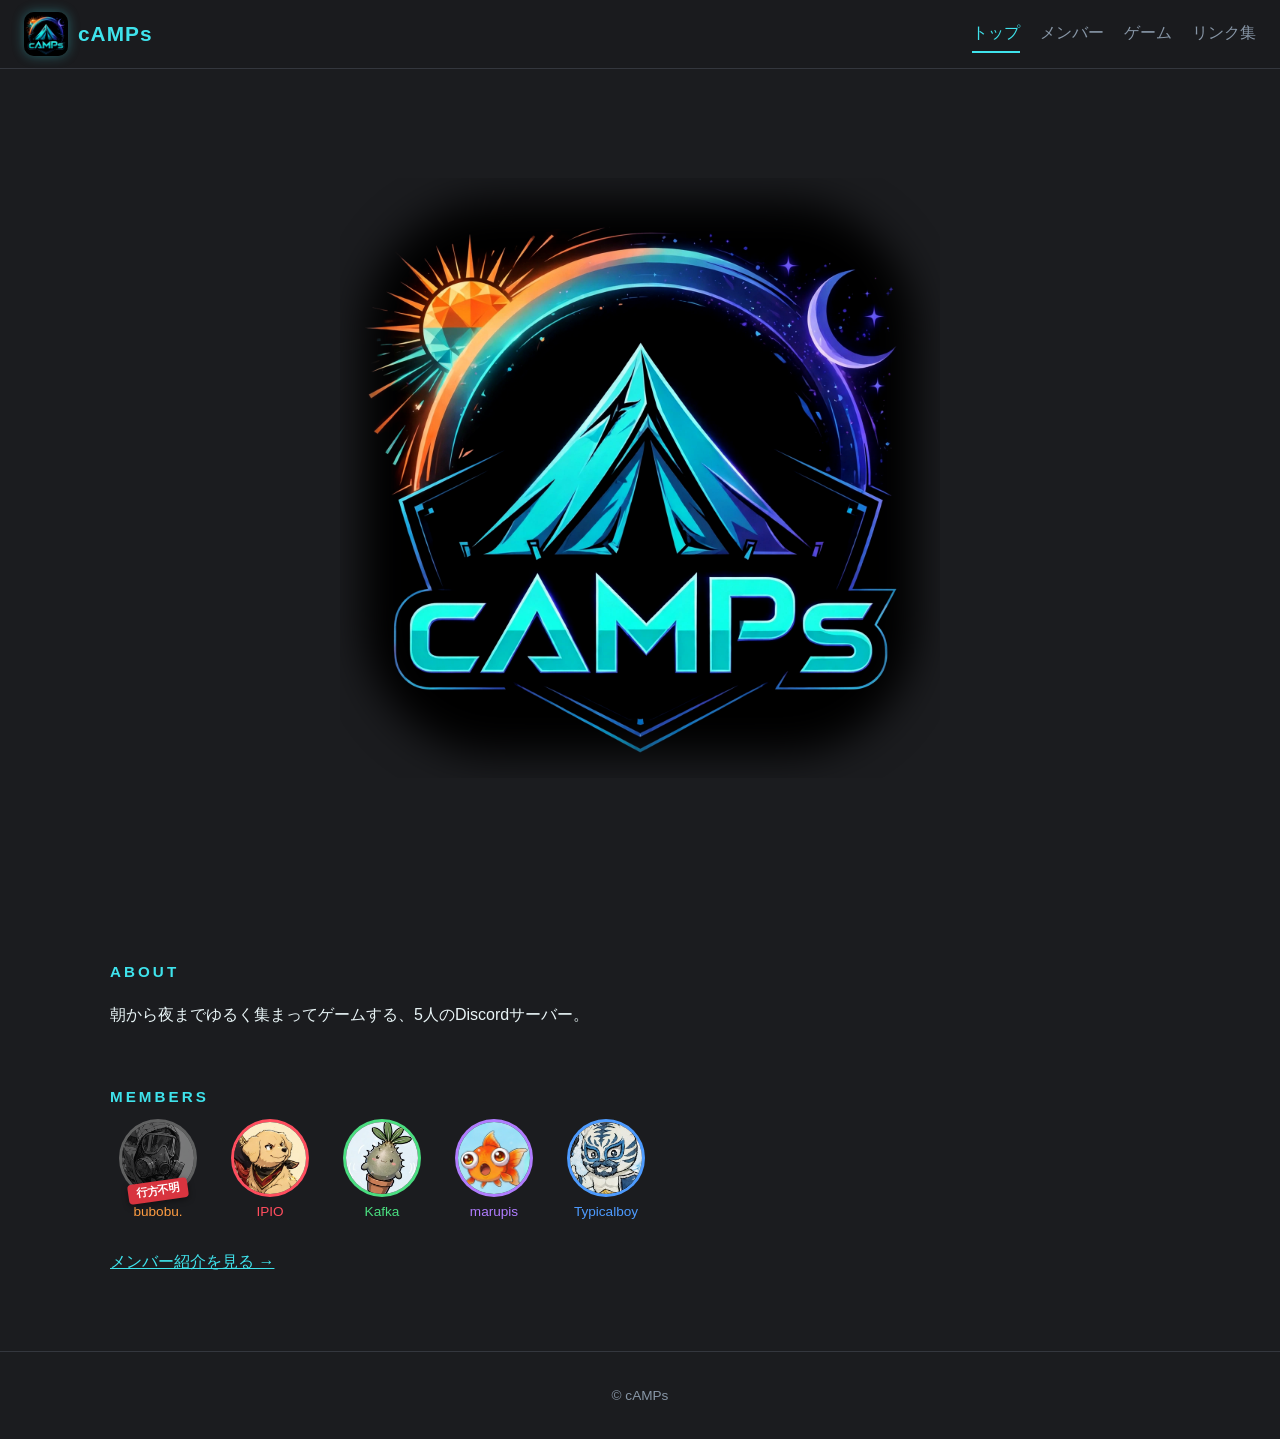
<file: index.html>
<!DOCTYPE html>
<html lang="ja">
<head>
  <meta charset="UTF-8">
  <meta name="viewport" content="width=device-width, initial-scale=1.0">
  <!-- 検索エンジンに載せないための設定 -->
  <meta name="robots" content="noindex, nofollow">
  <title></title>
  <link rel="icon" href="images/logo-black.png">
  <link rel="stylesheet" href="style.css">
  <script src="theme.js"></script>
</head>
<body data-page="top">
  <header class="site-header">
    <a class="logo" href="index.html"><img src="images/logo-black.png" alt=""><span class="site-name"></span></a>
    <nav>
      <a href="index.html" class="current">トップ</a>
      <a href="members.html">メンバー</a>
      <a href="games.html">ゲーム</a>
      <a href="links.html">リンク集</a>
    </nav>
  </header>

  <main>
    <section class="hero">
      <!-- ロゴの左半分を押すとライト、右半分を押すとダーク、テントのあたりはカーボン -->
      <div class="hero-logo-wrap">
        <h1><img class="hero-logo" src="images/logo-black.png" alt="cAMPs"></h1>
        <button type="button" class="theme-half theme-day" data-theme-set="light" aria-label="ライトモードにする" title="昼（ライトモード）"></button>
        <button type="button" class="theme-half theme-night" data-theme-set="dark" aria-label="ダークモードにする" title="夜（ダークモード）"></button>
        <!-- テントのあたりを押すと、太陽と月のロゴ＋カーボン柄 -->
        <button type="button" class="theme-tent" data-theme-set="carbon" aria-label="カーボンモードにする" title="朝から夜まで（カーボン）"></button>
      </div>
    </section>

    <section class="block">
      <h2 class="block-title">ABOUT</h2>
      <div id="site-about"></div>
    </section>

    <section class="block">
      <h2 class="block-title">MEMBERS</h2>
      <div id="top-members" class="mini-members"></div>
      <p class="more"><a href="members.html">メンバー紹介を見る →</a></p>
    </section>
  </main>

  <footer class="site-footer"><span class="site-name"></span></footer>

  <!-- data.js（中身）→ script.js（表示）の順に読み込む -->
  <script src="data.js"></script>
  <script src="script.js"></script>
</body>
</html>
</file>
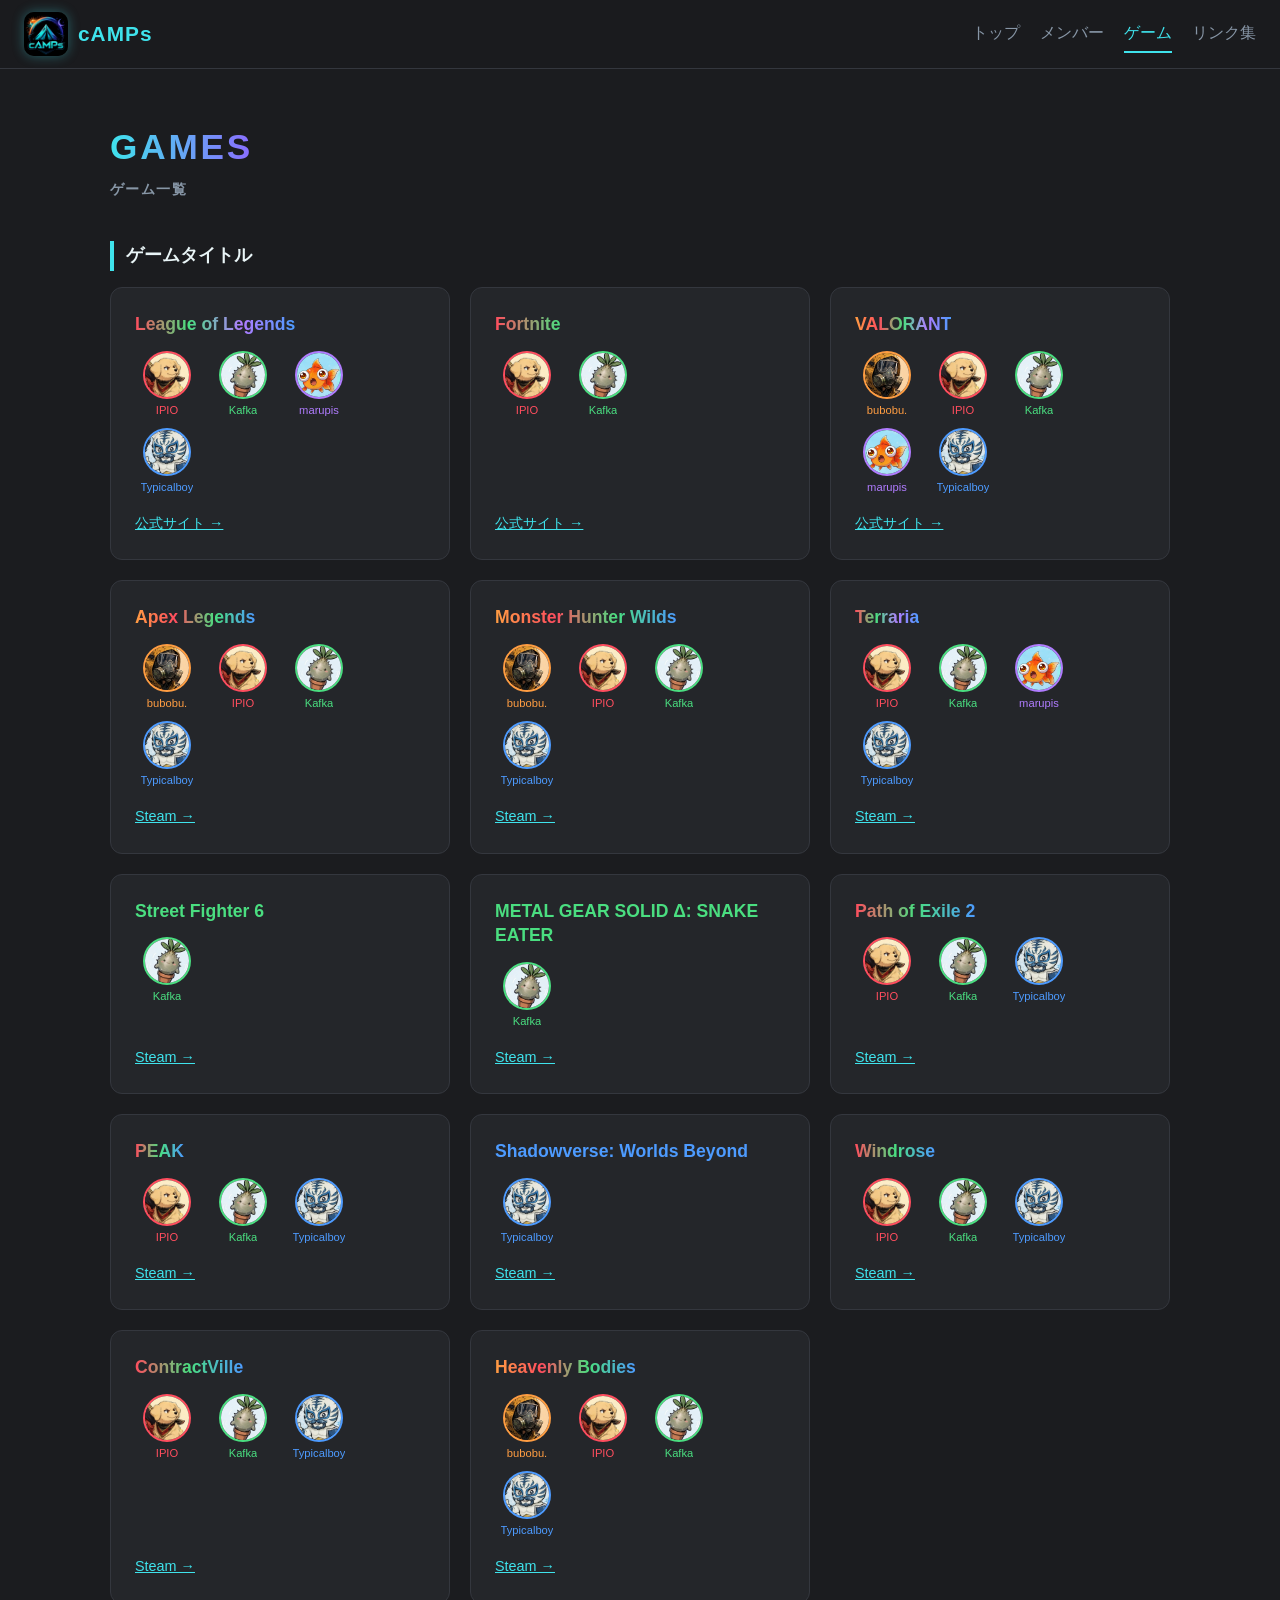
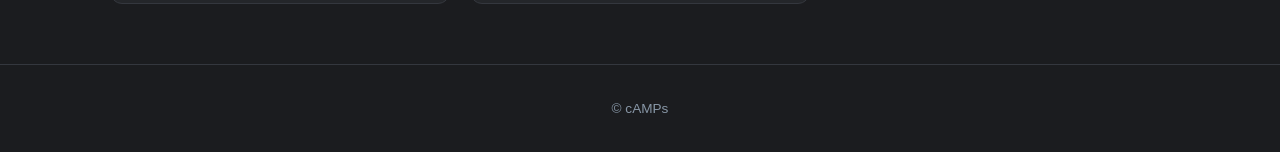
<file: games.html>
<!DOCTYPE html>
<html lang="ja">
<head>
  <meta charset="UTF-8">
  <meta name="viewport" content="width=device-width, initial-scale=1.0">
  <meta name="robots" content="noindex, nofollow">
  <title>ゲーム</title>
  <link rel="icon" href="images/logo-black.png">
  <link rel="stylesheet" href="style.css">
  <script src="theme.js"></script>
</head>
<body data-page="games">
  <header class="site-header">
    <a class="logo" href="index.html"><img src="images/logo-black.png" alt=""><span class="site-name"></span></a>
    <nav>
      <a href="index.html">トップ</a>
      <a href="members.html">メンバー</a>
      <a href="games.html" class="current">ゲーム</a>
      <a href="links.html">リンク集</a>
    </nav>
  </header>

  <main>
    <h1 class="page-title"><strong>GAMES</strong><span>ゲーム一覧</span></h1>
    <div id="game-list"></div>
  </main>

  <footer class="site-footer"><span class="site-name"></span></footer>
  <script src="data.js"></script>
  <script src="script.js"></script>
</body>
</html>
</file>
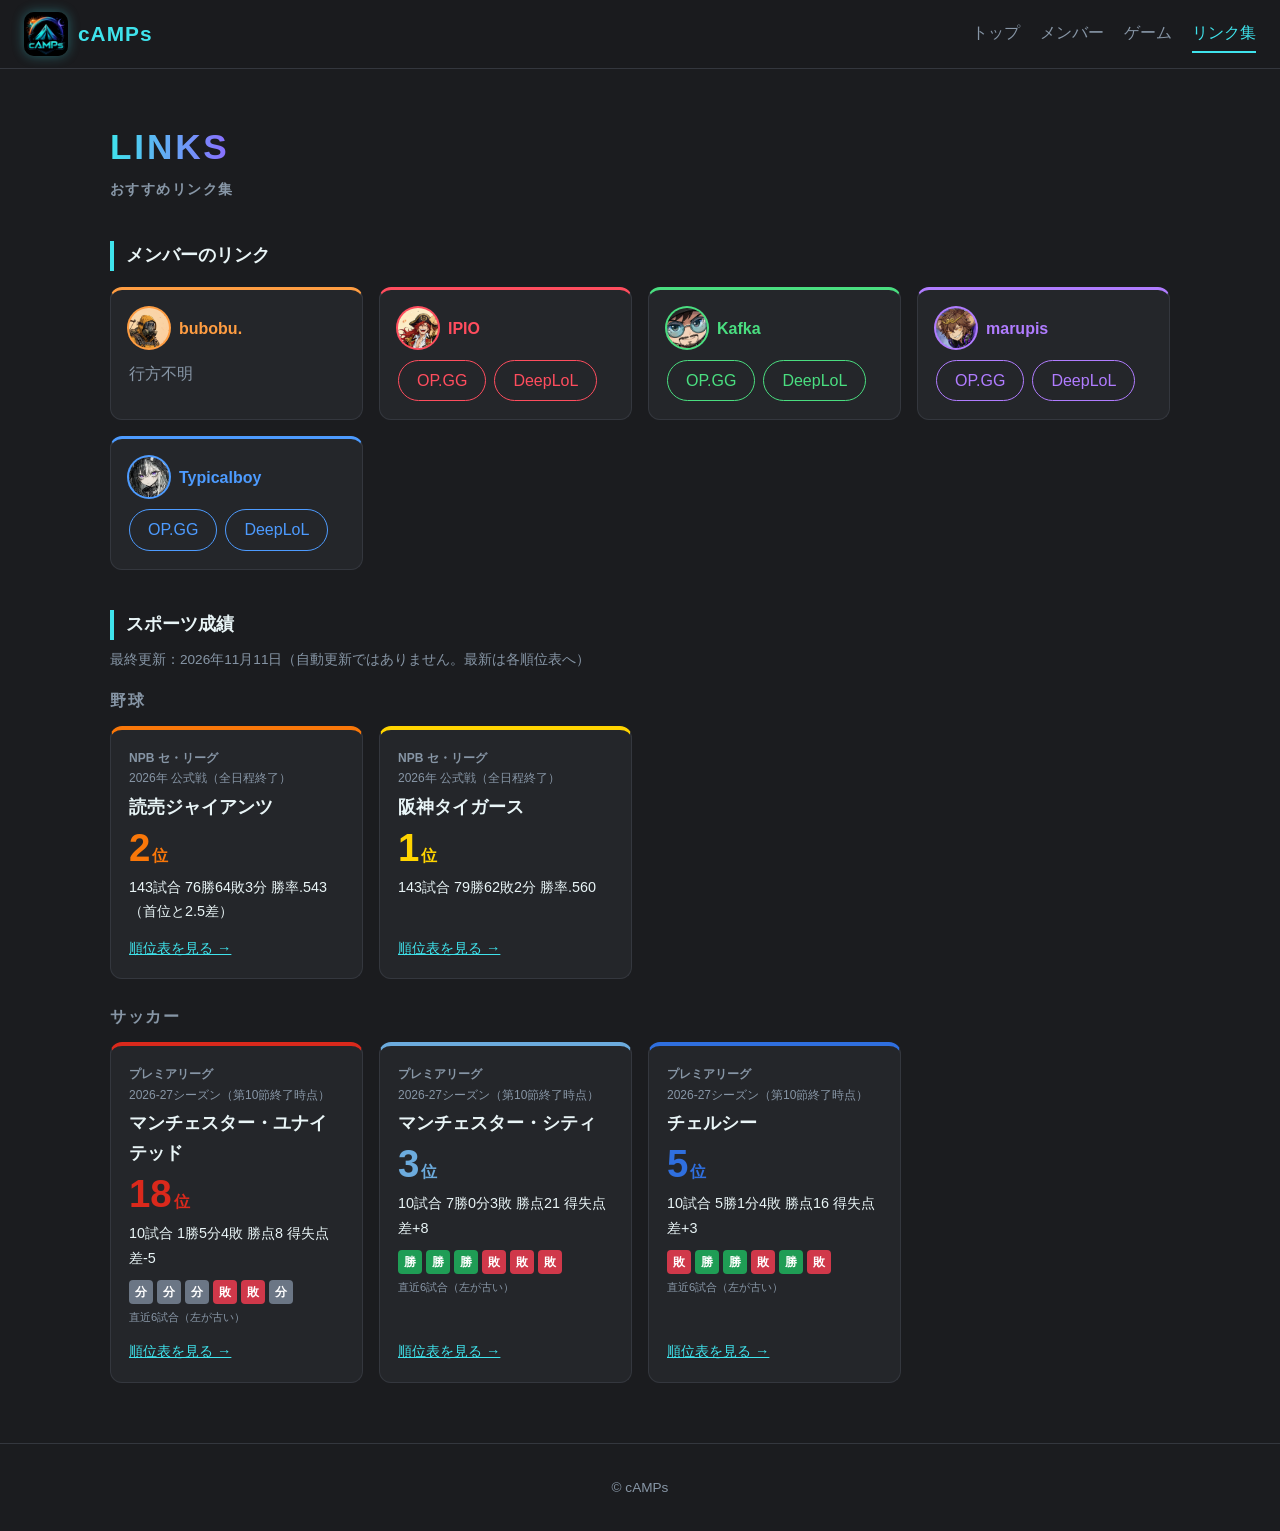
<file: links.html>
<!DOCTYPE html>
<html lang="ja">
<head>
  <meta charset="UTF-8">
  <meta name="viewport" content="width=device-width, initial-scale=1.0">
  <meta name="robots" content="noindex, nofollow">
  <title>リンク集</title>
  <link rel="icon" href="images/logo-black.png">
  <link rel="stylesheet" href="style.css">
  <script src="theme.js"></script>
</head>
<body data-page="links">
  <header class="site-header">
    <a class="logo" href="index.html"><img src="images/logo-black.png" alt=""><span class="site-name"></span></a>
    <nav>
      <a href="index.html">トップ</a>
      <a href="members.html">メンバー</a>
      <a href="games.html">ゲーム</a>
      <a href="links.html" class="current">リンク集</a>
    </nav>
  </header>

  <main>
    <h1 class="page-title"><strong>LINKS</strong><span>おすすめリンク集</span></h1>
    <div id="link-list"></div>
  </main>

  <footer class="site-footer"><span class="site-name"></span></footer>
  <script src="data.js"></script>
  <script src="script.js"></script>
</body>
</html>
</file>
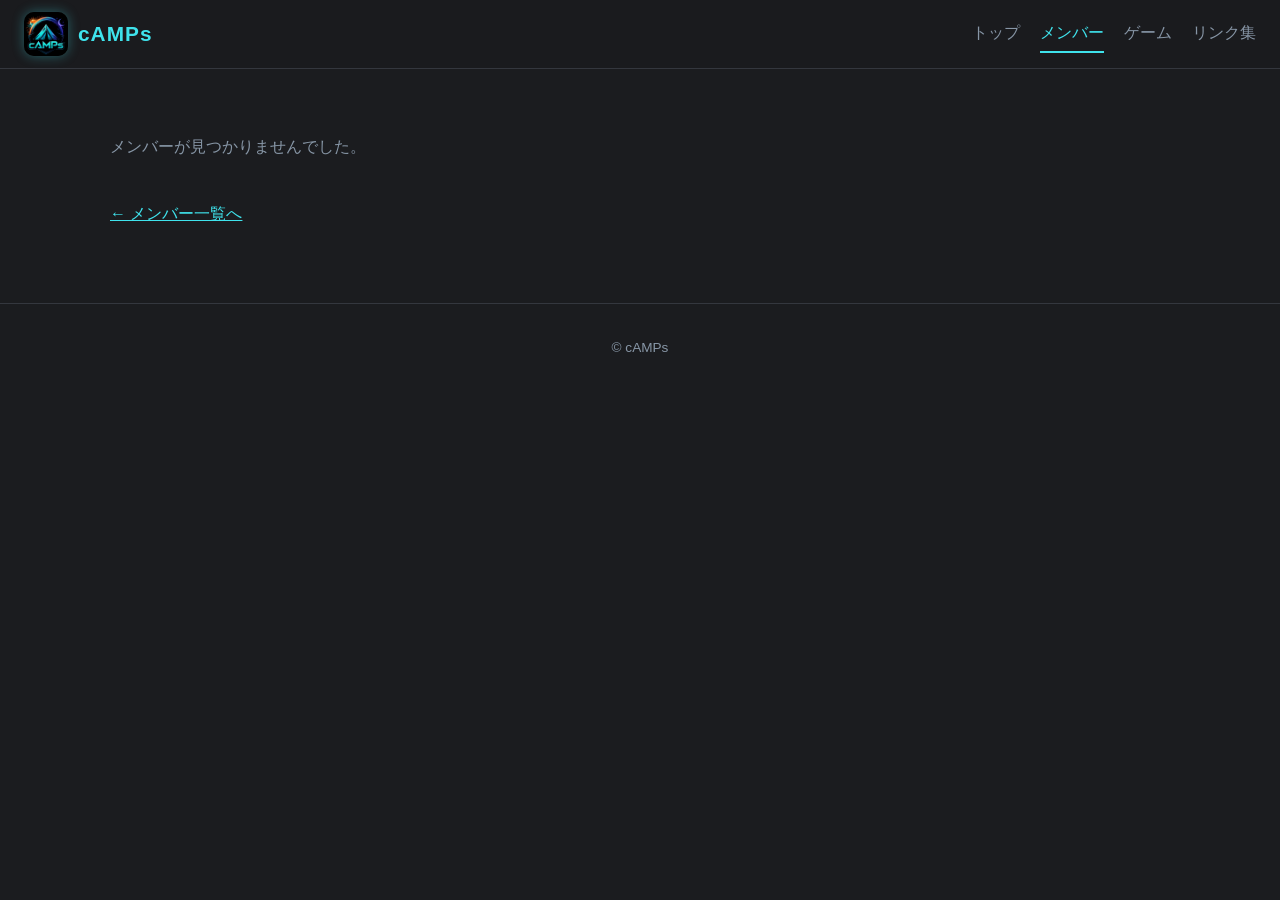
<file: member.html>
<!DOCTYPE html>
<html lang="ja">
<head>
  <meta charset="UTF-8">
  <meta name="viewport" content="width=device-width, initial-scale=1.0">
  <meta name="robots" content="noindex, nofollow">
  <title>メンバー | </title>
  <link rel="icon" href="images/logo-black.png">
  <link rel="stylesheet" href="style.css">
  <script src="theme.js"></script>
</head>
<!-- 個人ページの共通テンプレート。member.html?id=kafka のように開く -->
<body data-page="member">
  <header class="site-header">
    <a class="logo" href="index.html"><img src="images/logo-black.png" alt=""><span class="site-name"></span></a>
    <nav>
      <a href="index.html">トップ</a>
      <a href="members.html" class="current">メンバー</a>
      <a href="games.html">ゲーム</a>
      <a href="links.html">リンク集</a>
    </nav>
  </header>

  <main>
    <article id="member-detail" class="profile"></article>
    <p class="more"><a href="members.html">← メンバー一覧へ</a></p>
  </main>

  <footer class="site-footer"><span class="site-name"></span></footer>
  <script src="data.js"></script>
  <script src="script.js"></script>
</body>
</html>
</file>
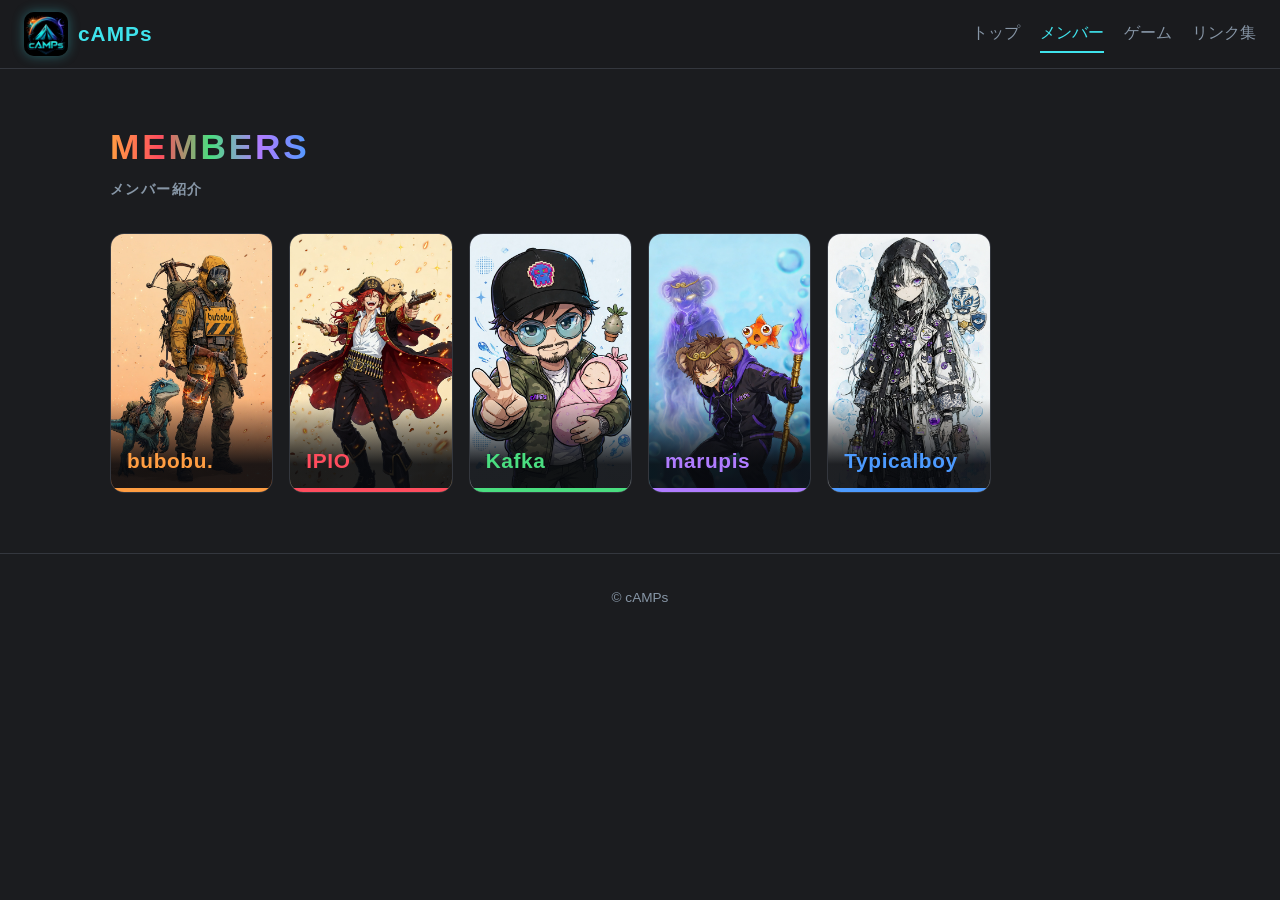
<file: members.html>
<!DOCTYPE html>
<html lang="ja">
<head>
  <meta charset="UTF-8">
  <meta name="viewport" content="width=device-width, initial-scale=1.0">
  <meta name="robots" content="noindex, nofollow">
  <title>メンバー</title>
  <link rel="icon" href="images/logo-black.png">
  <link rel="stylesheet" href="style.css">
  <script src="theme.js"></script>
</head>
<body data-page="members">
  <header class="site-header">
    <a class="logo" href="index.html"><img src="images/logo-black.png" alt=""><span class="site-name"></span></a>
    <nav>
      <a href="index.html">トップ</a>
      <a href="members.html" class="current">メンバー</a>
      <a href="games.html">ゲーム</a>
      <a href="links.html">リンク集</a>
    </nav>
  </header>

  <main>
    <h1 class="page-title"><strong>MEMBERS</strong><span>メンバー紹介</span></h1>
    <div id="member-list" class="grid"></div>
  </main>

  <footer class="site-footer"><span class="site-name"></span></footer>
  <script src="data.js"></script>
  <script src="script.js"></script>
</body>
</html>
</file>
<file: style.css>
/* ============================================================
   色はここでまとめて管理（変数）。色を変えたいときはここだけ直す
   チームロゴに合わせて「黒地 × 水色 × 紫」、差し色にオレンジ
   ============================================================ */
:root {
  --bg: #07090d;          /* 背景（黒） */
  --card: #0f131b;        /* カードの背景 */
  --card-hover: #151b27;
  --line: #1e2633;        /* 線・枠 */
  --accent: #3fe3ec;      /* メインカラー（ロゴの水色） */
  --accent2: #8b6cff;     /* サブカラー（ロゴの紫） */
  --sun: #ff9d42;         /* 差し色（ロゴの太陽のオレンジ） */
  --gradient: linear-gradient(90deg, var(--accent), var(--accent2));
  --text: #e9f5f7;        /* 本文の文字 */
  --muted: #8796a6;       /* 薄い文字 */
  --header-bg: rgba(7, 9, 13, 0.9);
}

/* ライトモード（昼）の色。theme.js が <html data-theme="light"> にしたときに使われる */
:root[data-theme="light"] {
  --bg: #eef3f8;
  --card: #ffffff;
  --card-hover: #f5f9fc;
  --line: #d3dce6;
  --accent: #0a9fae;
  --accent2: #6b4ee6;
  --text: #152230;
  --muted: #5d6d7e;
  --header-bg: rgba(238, 243, 248, 0.9);
}

/* ダークモード：ページの背景をロゴと同じ真っ黒にして、ロゴが浮かないようにする */
:root[data-theme="dark"] {
  --bg: #000;
  --header-bg: rgba(0, 0, 0, 0.9);
}

/* カーボンモード（朝から夜まで）：ダーク（真っ黒）と見分けがつくよう、背景はダークグレー */
:root[data-theme="carbon"] {
  --bg: #1b1c1f;
  --card: #24262a;
  --card-hover: #2b2d32;
  --line: #34373e;
  --header-bg: rgba(27, 28, 31, 0.92);
}

/* ダーク・カーボンでは、ロゴの後ろの光を消す（光で周りが明るくなり、ロゴの四角が浮いて見えるため） */
:root[data-theme="dark"] .hero::before,
:root[data-theme="carbon"] .hero::before { display: none; }

/* モードが切り替わるときは色をふわっと変える */
body, .site-header, .card, .member-card, .tags li {
  transition: background-color 0.6s, color 0.6s, border-color 0.6s;
}

/* ライトモードでは、メンバーカラーの文字を少し濃くして読みやすくする */
:root[data-theme="light"] :is(.m-name, .profile-head h1, .game-title) {
  filter: brightness(0.78) saturate(1.2);
}

* { box-sizing: border-box; }

body {
  margin: 0;
  font-family: "Helvetica Neue", Arial, "Hiragino Sans", "Yu Gothic UI", Meiryo, sans-serif;
  background: var(--bg);
  color: var(--text);
  line-height: 1.7;
}

a { color: inherit; }

main {
  max-width: 1100px;
  margin: 0 auto;
  padding: 0 20px 60px;
}

/* 文字をロゴのようなグラデーションにする */
.gradient-text {
  background: var(--gradient);
  -webkit-background-clip: text;
  background-clip: text;
  color: transparent;
}

/* ---------- ヘッダー ---------- */
.site-header {
  display: flex;
  flex-wrap: wrap;
  align-items: center;
  justify-content: space-between;
  gap: 8px 24px;
  padding: 12px 24px;
  border-bottom: 1px solid var(--line);
  background: var(--header-bg);
  position: sticky;
  top: 0;
  z-index: 10;
  backdrop-filter: blur(8px);
}

.logo {
  display: flex;
  align-items: center;
  gap: 10px;
  text-decoration: none;
}

.logo img {
  width: 44px;
  height: 44px;
  border-radius: 10px;
  box-shadow: 0 0 12px rgba(63, 227, 236, 0.35);
}

.logo span {
  font-size: 1.3rem;
  font-weight: 800;
  letter-spacing: 0.05em;
  color: var(--accent);
}

.site-header nav {
  display: flex;
  flex-wrap: wrap;
  gap: 4px 20px;
}

.site-header nav a {
  text-decoration: none;
  color: var(--muted);
  padding: 4px 0;
  border-bottom: 2px solid transparent;
}

.site-header nav a:hover { color: var(--text); }

.site-header nav a.current {
  color: var(--accent);
  border-bottom-color: var(--accent);
}

/* ---------- 見出し ---------- */
.page-title {
  margin: 48px 0 32px;
  font-size: 2.2rem;
  letter-spacing: 0.08em;
}

.page-title strong {
  background: var(--gradient);
  -webkit-background-clip: text;
  background-clip: text;
  color: transparent;
}

.page-title span {
  display: block;
  font-size: 0.9rem;
  letter-spacing: 0.1em;
  color: var(--muted);
}

.group-title {
  margin: 40px 0 16px;
  font-size: 1.1rem;
  padding-left: 12px;
  border-left: 4px solid var(--accent);
}

/* ---------- トップページ ---------- */
/* 画面いっぱいの大きなロゴエリア */
.hero {
  position: relative;
  min-height: calc(100vh - 66px);
  display: flex;
  flex-direction: column;
  align-items: center;
  justify-content: center;
  text-align: center;
  padding: 24px 0 40px;
  margin: 0 -20px;
  overflow: hidden;
}

/* ロゴの後ろの光（水色と紫） */
.hero::before {
  content: "";
  position: absolute;
  width: min(900px, 140vw);
  aspect-ratio: 1;
  top: 50%;
  left: 50%;
  transform: translate(-50%, -55%);
  background:
    radial-gradient(circle at 40% 45%, rgba(63, 227, 236, 0.28), transparent 55%),
    radial-gradient(circle at 62% 55%, rgba(139, 108, 255, 0.28), transparent 55%);
  filter: blur(20px);
  animation: glow 6s ease-in-out infinite alternate;
  z-index: -1;
}

.hero h1 { margin: 0; }


/* ロゴの左半分・右半分を、見えないボタンで覆う */
.hero-logo-wrap { position: relative; }
.theme-half {
  position: absolute;
  top: 0;
  bottom: 0;
  width: 50%;
  padding: 0;
  border: 0;
  background: none;
  cursor: pointer;
}
.theme-day   { left: 0; }
.theme-night { right: 0; }
/* テントのあたり（左右のボタンより上に重ねる） */
.theme-tent {
  position: absolute;
  left: 27%;
  top: 26%;
  width: 46%;
  height: 38%;
  padding: 0;
  border: 0;
  background: none;
  cursor: pointer;
  z-index: 1;
}
.theme-tent:focus-visible { outline: 2px solid var(--accent); outline-offset: 4px; border-radius: 12px; }

.theme-half:focus-visible { outline: 2px solid var(--accent); outline-offset: -8px; border-radius: 50%; }

.hero-logo {
  width: min(600px, 92vw);
  height: auto;
  display: block;
  margin: 0 auto;
  /* 四角い背景を「角を丸く面取り＋縁をぼかす」形に切り抜いて、ページの背景になじませる
     rx（角の丸さ）と stdDeviation（ぼかしの強さ）の数字で調整できる
     ※ 左右の「C」「S」が欠けないよう、ぼかしは端の数%にとどめている */
  -webkit-mask-image: url("data:image/svg+xml;utf8,<svg xmlns='http://www.w3.org/2000/svg' viewBox='0 0 100 100'><filter id='b' x='-20%' y='-20%' width='140%' height='140%'><feGaussianBlur stdDeviation='1.8'/></filter><rect x='4' y='4' width='92' height='92' rx='16' fill='black' filter='url(%23b)'/></svg>");
  mask-image: url("data:image/svg+xml;utf8,<svg xmlns='http://www.w3.org/2000/svg' viewBox='0 0 100 100'><filter id='b' x='-20%' y='-20%' width='140%' height='140%'><feGaussianBlur stdDeviation='1.8'/></filter><rect x='4' y='4' width='92' height='92' rx='16' fill='black' filter='url(%23b)'/></svg>");
  -webkit-mask-size: 100% 100%;
  mask-size: 100% 100%;
}

/* カーボンでは、真っ黒のロゴがダークグレーの背景に自然になじむよう、縁を強めにぼかす */
:root[data-theme="carbon"] .hero-logo {
  -webkit-mask-image: url("data:image/svg+xml;utf8,<svg xmlns='http://www.w3.org/2000/svg' viewBox='0 0 100 100'><filter id='b' x='-30%' y='-30%' width='160%' height='160%'><feGaussianBlur stdDeviation='3.5'/></filter><rect x='4' y='4' width='92' height='92' rx='22' fill='black' filter='url(%23b)'/></svg>");
  mask-image: url("data:image/svg+xml;utf8,<svg xmlns='http://www.w3.org/2000/svg' viewBox='0 0 100 100'><filter id='b' x='-30%' y='-30%' width='160%' height='160%'><feGaussianBlur stdDeviation='3.5'/></filter><rect x='4' y='4' width='92' height='92' rx='22' fill='black' filter='url(%23b)'/></svg>");
  animation: float 6s ease-in-out infinite alternate;
}

.hero p {
  color: var(--text);
  font-size: 1.05rem;
  letter-spacing: 0.08em;
  margin-top: 4px;
}

@keyframes glow {
  from { opacity: 0.6; }
  to   { opacity: 1; }
}

@keyframes float {
  from { transform: translateY(0); }
  to   { transform: translateY(-10px); }
}

/* 動きを減らす設定にしている人にはアニメーションを止める */
@media (prefers-reduced-motion: reduce) {
  .hero::before, .hero-logo { animation: none; }
}

.block { margin-top: 56px; }

.block-title {
  font-size: 0.95rem;
  letter-spacing: 0.2em;
  color: var(--accent);
}

.mini-members {
  display: flex;
  flex-wrap: wrap;
  gap: 16px;
}

.mini-member {
  display: flex;
  flex-direction: column;
  align-items: center;
  gap: 6px;
  width: 96px;
  text-decoration: none;
  font-size: 0.85rem;
}

.mini-member { color: var(--member-color, var(--text)); }
.mini-member .icon { box-shadow: 0 0 0 3px var(--member-color, var(--line)); transition: box-shadow 0.2s; }
.mini-member:hover .icon { box-shadow: 0 0 0 3px var(--member-color, var(--accent)), 0 0 18px var(--member-color, var(--accent)); }

/* 状態（行方不明など）があるメンバーは、アイコンを色あせさせてタグを付ける */
.mini-icon { position: relative; display: inline-block; line-height: 0; }
.mini-member.has-status .icon { filter: grayscale(1) brightness(0.7); opacity: 0.75; }
.status-tag {
  position: absolute;
  left: 50%;
  bottom: -6px;
  transform: translateX(-50%) rotate(-8deg);
  padding: 2px 8px;
  font-size: 0.7rem;
  font-weight: 800;
  line-height: 1.4;
  white-space: nowrap;
  color: #fff;
  background: #d8343f;
  border-radius: 4px;
  box-shadow: 0 2px 6px rgba(0, 0, 0, 0.4);
}

.more { margin-top: 24px; }
.more a { color: var(--accent); }

/* ---------- カード共通 ---------- */
.grid {
  display: grid;
  grid-template-columns: repeat(auto-fill, minmax(200px, 1fr));
  gap: 20px;
}

.card {
  background: var(--card);
  border: 1px solid var(--line);
  border-radius: 12px;
  padding: 24px;
  transition: transform 0.2s, background 0.2s, border-color 0.2s;
}

.role {
  display: inline-block;
  margin: 0;
  padding: 0 10px;
  font-size: 0.75rem;
  font-weight: 700;
  color: var(--bg);
  background: var(--gradient);
  border-radius: 999px;
}

.comment { color: var(--muted); margin: 8px 0 0; }

.empty { color: var(--muted); }

/* ---------- 小さい丸アイコン（全身イラストから顔を切り抜き） ---------- */
.icon {
  display: inline-flex;
  align-items: center;
  justify-content: center;
  flex-shrink: 0;
  border-radius: 50%;
  background-color: var(--accent);
  background-repeat: no-repeat;
  background-size: 250% auto;   /* 拡大して顔を大きく見せる */
  color: var(--bg);
  font-weight: 800;
  box-shadow: 0 0 0 2px var(--line);
}

.icon:not(.has-image)::before { content: attr(data-initial); }
.icon.has-image { background-color: var(--card); }

.icon-s { width: 32px; height: 32px; font-size: 0.9rem; }
.mini-member .icon-s { width: 72px; height: 72px; font-size: 1.6rem; }

/* ---------- 縦長の全身イラスト ---------- */
.portrait {
  position: relative;
  aspect-ratio: 1 / 1.6;
  overflow: hidden;
  border-radius: 12px;
  background:
    radial-gradient(circle at 50% 30%, rgba(139, 108, 255, 0.35), transparent 70%),
    var(--card);
}

/* 画像が無いときは頭文字を大きく表示 */
.portrait::before {
  content: attr(data-initial);
  position: absolute;
  inset: 0;
  display: flex;
  align-items: center;
  justify-content: center;
  font-size: 5rem;
  font-weight: 800;
  color: var(--accent);
  opacity: 0.6;
}

/* 画像があるときは頭文字を出さない */
.portrait:has(img)::before { display: none; }

.portrait img {
  position: absolute;
  inset: 0;
  width: 100%;
  height: 100%;
  object-fit: cover;
  object-position: center top;
  transition: transform 0.4s;
}

/* ---------- メンバー一覧（縦長カード） ---------- */
#member-list { grid-template-columns: repeat(auto-fill, minmax(150px, 1fr)); gap: 16px; }
.member-card {
  position: relative;
  display: block;
  border-radius: 14px;
  overflow: hidden;
  text-decoration: none;
  border: 1px solid var(--line);
  transition: transform 0.2s, border-color 0.2s, box-shadow 0.2s;
}

.member-card .portrait { border-radius: 0; }

/* カード下端にイメージカラーのライン */
.member-card::after {
  content: "";
  position: absolute;
  left: 0;
  right: 0;
  bottom: 0;
  height: 4px;
  background: var(--member-color, var(--gradient));
}

.member-card:hover {
  transform: translateY(-4px);
  border-color: var(--member-color, var(--accent));
  box-shadow: 0 0 24px color-mix(in srgb, var(--member-color, var(--accent)) 45%, transparent);
}

.member-card:hover .portrait img { transform: scale(1.05); }

/* 名前は画像の下部に重ねる */
.member-card-body {
  position: absolute;
  left: 0;
  right: 0;
  bottom: 0;
  padding: 40px 16px 14px;
  background: linear-gradient(transparent, rgba(7, 9, 13, 0.9) 70%);
}

.member-card-body h2 {
  color: var(--member-color, var(--text));
  margin: 4px 0 0;
  font-size: 1.3rem;
  letter-spacing: 0.03em;
}

.member-card-body .comment {
  margin: 0;
  font-size: 0.85rem;
}

/* ---------- 個人ページ ---------- */
.profile {
  margin-top: 48px;
  display: grid;
  grid-template-columns: minmax(240px, 380px) 1fr;
  gap: 48px;
  align-items: start;
}

.profile-visual .portrait {
  aspect-ratio: 1 / 2;          /* 全身がすべて見える比率 */
  border: 2px solid var(--member-color, var(--line));
  box-shadow: 0 0 32px color-mix(in srgb, var(--member-color, var(--accent2)) 35%, transparent);
}

/* 個人ページはその人のイメージカラーで統一 */
.profile .role { background: var(--member-color, var(--gradient)); }
.profile-head h1 { color: var(--member-color, var(--text)); }
.profile .link-buttons a { border-color: var(--member-color, var(--accent)); color: var(--member-color, var(--accent)); }
.profile .link-buttons a:hover { background: var(--member-color, var(--accent)); color: var(--bg); }
.profile .tags a:hover { color: var(--member-color, var(--accent)); }
.profile .tags li:hover { border-color: var(--member-color, var(--accent)); }

/* 画像があるときは、画像本来の縦横比のまま全身を表示（余白を出さない） */
.profile-visual .portrait:has(img) { aspect-ratio: auto; }
.profile-visual .portrait img {
  position: static;
  display: block;
  height: auto;
}

.profile-head {
  padding-bottom: 24px;
  border-bottom: 1px solid var(--line);
}

.profile-head h1 {
  margin: 8px 0 0;
  font-size: 2.6rem;
  line-height: 1.2;
}

.profile-section h2 {
  font-size: 1rem;
  margin: 32px 0 12px;
  padding-left: 12px;
  border-left: 4px solid var(--member-color, var(--accent));
}

.profile-text p { margin: 0 0 12px; }

/* スマホなど幅が狭いときは縦に並べる */
@media (max-width: 720px) {
  .profile { grid-template-columns: 1fr; gap: 24px; }
  .profile-visual { max-width: 320px; margin: 0 auto; width: 100%; }
}

.tags, .link-buttons {
  display: flex;
  flex-wrap: wrap;
  gap: 8px;
  list-style: none;
  padding: 0;
  margin: 0;
}

.tags li {
  padding: 4px 14px;
  border: 1px solid var(--line);
  border-radius: 999px;
  background: var(--card);
}

.link-buttons a {
  display: inline-block;
  padding: 6px 18px;
  border: 1px solid var(--accent);
  border-radius: 999px;
  color: var(--accent);
  text-decoration: none;
}

.link-buttons a:hover { background: var(--accent); color: var(--bg); }

/* ---------- リンク集：メンバーのリンク ---------- */
.member-links {
  display: grid;
  grid-template-columns: repeat(auto-fill, minmax(200px, 1fr));
  gap: 16px;
  list-style: none;
  padding: 0;
  margin: 0;
}
.member-link { padding: 18px; border-top: 3px solid var(--member-color, var(--accent)); }
.member-link-name {
  display: flex;
  align-items: center;
  gap: 10px;
  margin-bottom: 12px;
  font-weight: 700;
  text-decoration: none;
  color: var(--member-color, var(--text));
}
.member-link-name .icon-s { width: 40px; height: 40px; box-shadow: 0 0 0 2px var(--member-color, var(--line)); }
.member-link .link-buttons a { border-color: var(--member-color, var(--accent)); color: var(--member-color, var(--accent)); }
.member-link .link-buttons a:hover { background: var(--member-color, var(--accent)); color: var(--bg); }
.member-link .empty { margin: 0; }
:root[data-theme="light"] .member-link .link-buttons a { filter: brightness(0.78) saturate(1.2); }

/* ---------- リンク集：スポーツ成績 ---------- */
.sport-updated { margin: -8px 0 16px; font-size: 0.85rem; color: var(--muted); }
.sport-group-title { margin: 24px 0 12px; font-size: 1rem; color: var(--muted); letter-spacing: 0.1em; }
.sport-group-title:first-of-type { margin-top: 8px; }
.sport-list {
  display: grid;
  grid-template-columns: repeat(auto-fill, minmax(240px, 1fr));
  gap: 16px;
  list-style: none;
  padding: 0;
  margin: 0;
}
.sport-card { display: flex; flex-direction: column; padding: 18px; border-top: 4px solid var(--team-color); }
.sport-card h3 { margin: 4px 0 0; font-size: 1.1rem; }
.sport-league { margin: 0; font-size: 0.75rem; font-weight: 700; color: var(--muted); }
.sport-league span { display: block; font-weight: 400; }
.sport-rank { margin: 6px 0 0; color: var(--team-color); font-weight: 700; }
.sport-rank strong { font-size: 2.4rem; line-height: 1; margin-right: 2px; }
.sport-record { margin: 6px 0 0; font-size: 0.9rem; }
.sport-form { display: flex; flex-wrap: wrap; align-items: center; gap: 4px; margin: 10px 0 0; }
.sport-form span {
  width: 24px; height: 24px; display: inline-flex; align-items: center; justify-content: center;
  border-radius: 4px; font-size: 0.75rem; font-weight: 700; color: #fff;
}
.sport-form .form-W { background: #1f9d55; }
.sport-form .form-D { background: #6b7685; }
.sport-form .form-L { background: #d0384a; }
.sport-form small { width: 100%; font-size: 0.7rem; color: var(--muted); }
.sport-card .store-link { margin-top: auto; padding-top: 12px; }
:root[data-theme="light"] .sport-rank { filter: brightness(0.8) saturate(1.2); }

/* ---------- ゲーム一覧 ---------- */
.game-card h3 { margin: 0; font-size: 1.1rem; line-height: 1.4; }
#game-list .grid { grid-template-columns: repeat(auto-fill, minmax(280px, 1fr)); }

.game-card { display: flex; flex-direction: column; }

.players {
  display: flex;
  flex-wrap: wrap;
  gap: 10px 12px;
  margin-top: 16px;
}

/* アイコンの下に名前を小さく表示 */
.player {
  display: flex;
  flex-direction: column;
  align-items: center;
  gap: 4px;
  width: 64px;
  font-size: 0.7rem;
  color: var(--muted);
  text-decoration: none;
  text-align: center;
}

.player span {
  max-width: 100%;
  overflow: hidden;
  text-overflow: ellipsis;
  white-space: nowrap;
}

.player .icon-s {
  width: 44px; height: 44px; font-size: 1.1rem;
  box-shadow: 0 0 0 2px var(--member-color, var(--line));   /* イメージカラーの枠 */
}
.player { color: var(--member-color, var(--muted)); }   /* 名前もイメージカラー */
.player:hover { filter: brightness(1.25); }
.player:hover .icon { box-shadow: 0 0 0 2px var(--member-color, var(--accent)), 0 0 12px var(--member-color, var(--accent)); }

/* gameIcon で指定した部分を切り抜いた丸アイコン */
.icon-crop { position: relative; overflow: hidden; }
.icon-crop img {
  position: absolute;
  left: 50%;
  top: 50%;
  max-width: none;
  height: auto;
}

/* ゲーム名：遊んでいる人のイメージカラー（複数人ならグラデーション） */
.game-title {
  background: var(--title-color, var(--text));
  -webkit-background-clip: text;
  background-clip: text;
  color: transparent;
}

.game-card .store-link { margin-top: auto; padding-top: 14px; }

/* 個人ページのゲーム名（リンク付き） */
.tags a { color: var(--text); text-decoration: none; }
.tags a:hover { color: var(--accent); }

.store-link {
  display: inline-block;
  margin-top: 14px;
  color: var(--accent);
  font-size: 0.9rem;
}

/* ---------- リンク集 ---------- */
.link-items {
  display: grid;
  grid-template-columns: repeat(auto-fill, minmax(260px, 1fr));
  gap: 16px;
  list-style: none;
  padding: 0;
  margin: 0;
}

.link-item > a {
  font-weight: 700;
  color: var(--accent);
}

.by {
  display: flex;
  align-items: center;
  gap: 8px;
  margin: 12px 0 0;
  font-size: 0.8rem;
  color: var(--muted);
}

.by .icon-s { width: 22px; height: 22px; font-size: 0.7rem; }

/* ---------- フッター ---------- */
.site-footer {
  text-align: center;
  padding: 32px 20px;
  border-top: 1px solid var(--line);
  color: var(--muted);
  font-size: 0.85rem;
}

.site-footer::before { content: "© "; }
</file>
